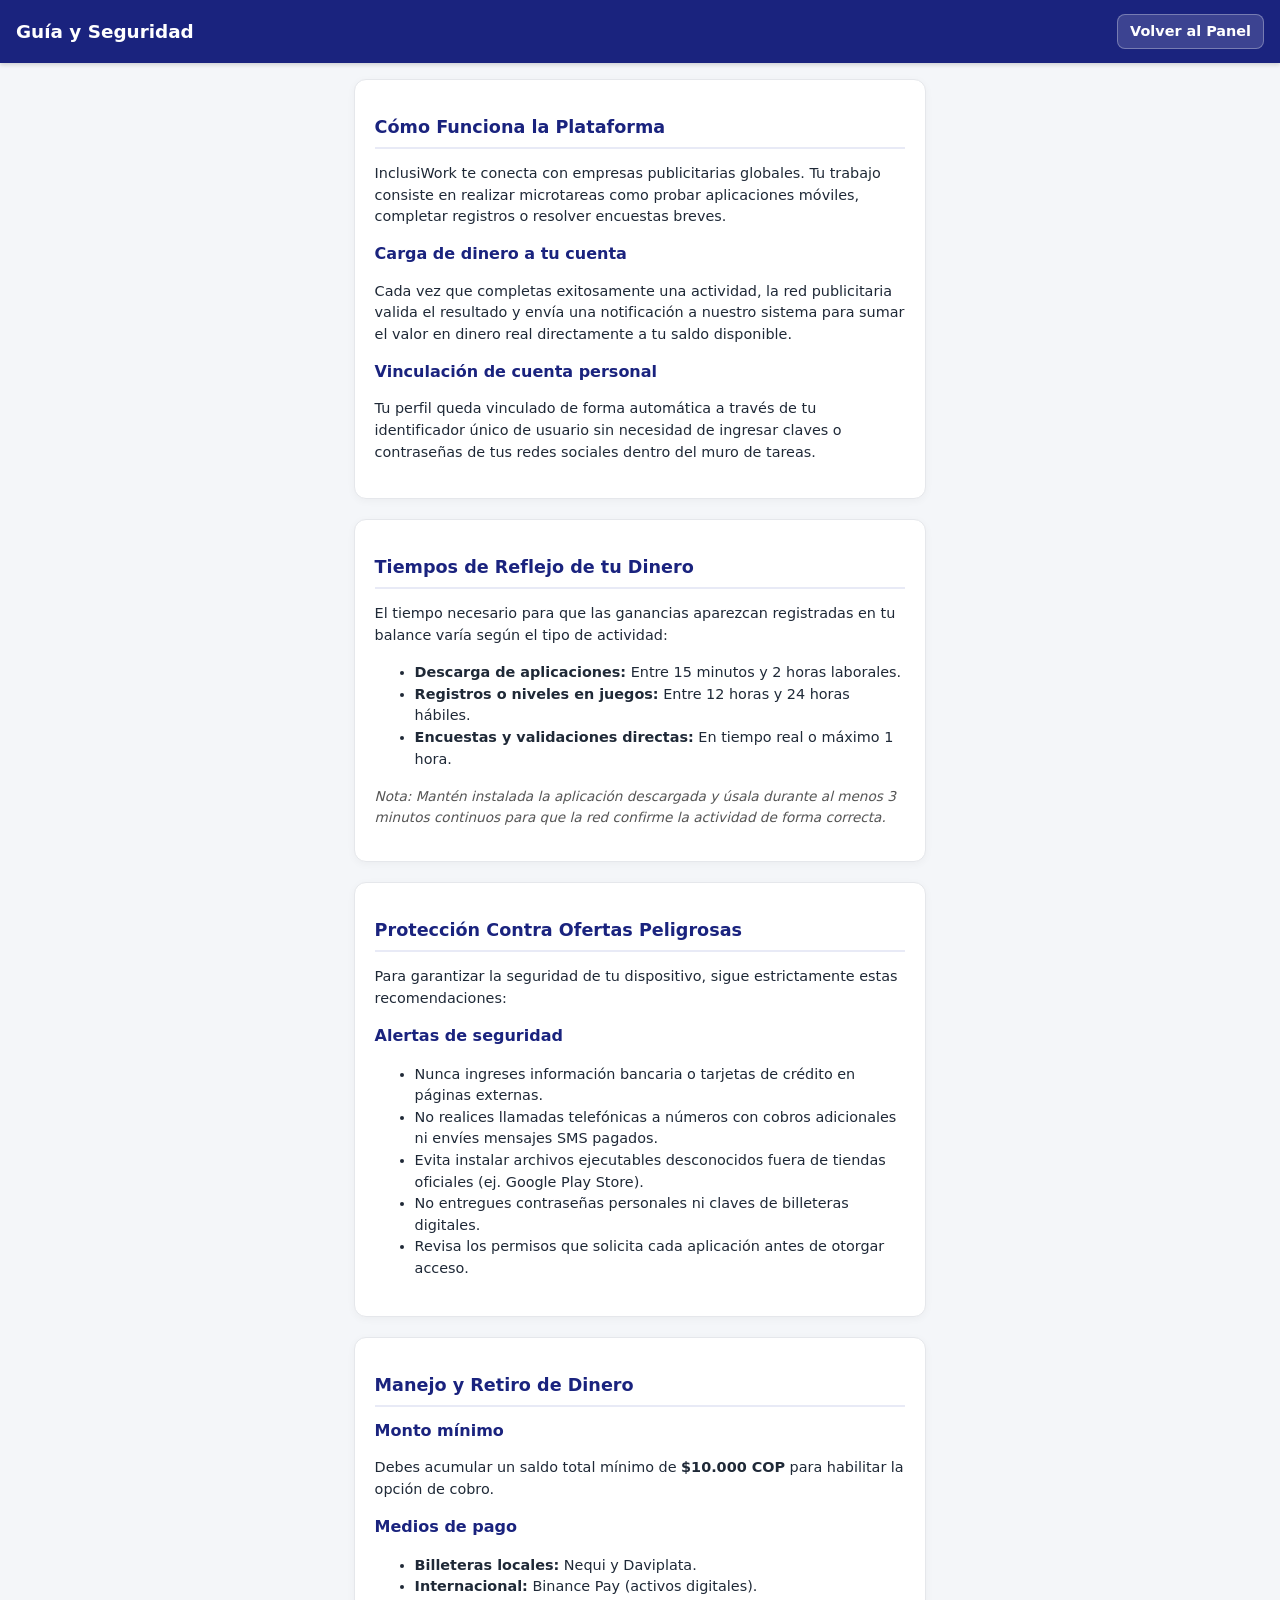
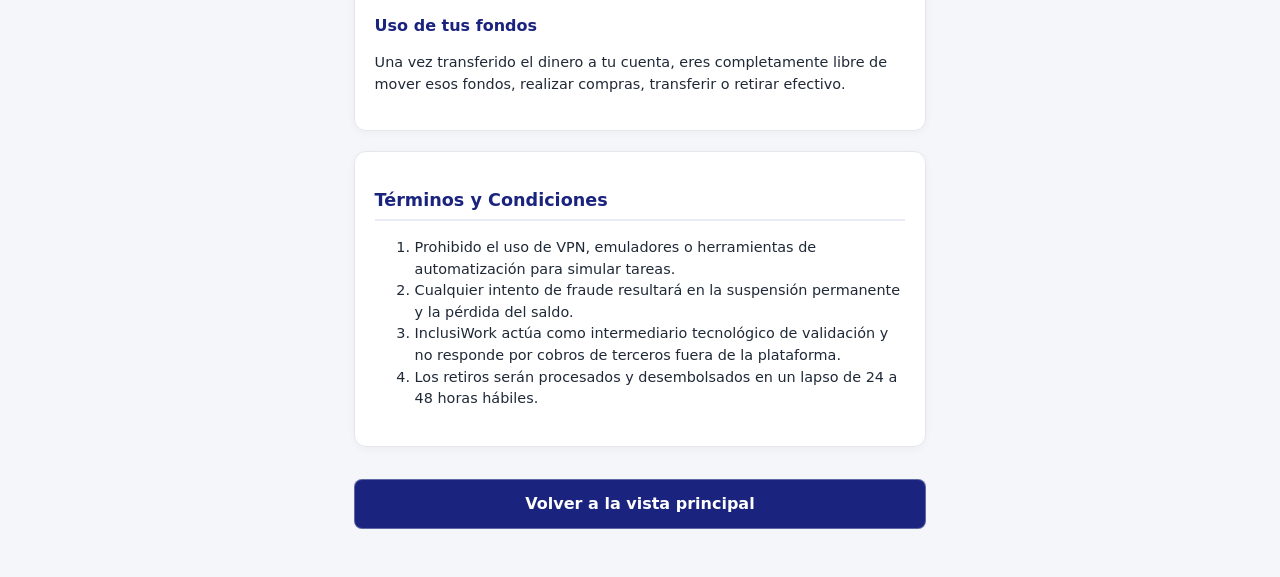
<file: ayuda.html>
<!doctype html>
<html lang="es">
    <head>
        <meta charset="UTF-8" />
        <meta name="viewport" content="width=device-width, initial-scale=1.0" />
        <meta name="theme-color" content="#1a237e" />
        <title>InclusiWork - Guía y Políticas</title>
        <link rel="stylesheet" href="css/styles.css?v=1.2" />
    </head>
    <body>
        <header class="encabezado">
            <h1>Guía y Seguridad</h1>
            <a href="index.html" class="boton-navegacion">Volver al Panel</a>
        </header>

        <main class="contenedor">
            <section class="tarjeta-seccion">
                <h2>Cómo Funciona la Plataforma</h2>
                <p
                    >InclusiWork te conecta con empresas publicitarias globales.
                    Tu trabajo consiste en realizar microtareas como probar
                    aplicaciones móviles, completar registros o resolver
                    encuestas breves.</p
                >

                <h3>Carga de dinero a tu cuenta</h3>
                <p
                    >Cada vez que completas exitosamente una actividad, la red
                    publicitaria valida el resultado y envía una notificación a
                    nuestro sistema para sumar el valor en dinero real
                    directamente a tu saldo disponible.</p
                >

                <h3>Vinculación de cuenta personal</h3>
                <p
                    >Tu perfil queda vinculado de forma automática a través de
                    tu identificador único de usuario sin necesidad de ingresar
                    claves o contraseñas de tus redes sociales dentro del muro
                    de tareas.</p
                >
            </section>

            <section class="tarjeta-seccion">
                <h2>Tiempos de Reflejo de tu Dinero</h2>
                <p
                    >El tiempo necesario para que las ganancias aparezcan
                    registradas en tu balance varía según el tipo de
                    actividad:</p
                >
                <ul>
                    <li
                        ><strong>Descarga de aplicaciones:</strong> Entre 15
                        minutos y 2 horas laborales.</li
                    >
                    <li
                        ><strong>Registros o niveles en juegos:</strong> Entre
                        12 horas y 24 horas hábiles.</li
                    >
                    <li
                        ><strong>Encuestas y validaciones directas:</strong> En
                        tiempo real o máximo 1 hora.</li
                    >
                </ul>
                <p style="margin-top: 10px; font-size: 0.85rem; color: #555"
                    ><em
                        >Nota: Mantén instalada la aplicación descargada y úsala
                        durante al menos 3 minutos continuos para que la red
                        confirme la actividad de forma correcta.</em
                    ></p
                >
            </section>

            <section class="tarjeta-seccion tarjeta-alerta">
                <h2>Protección Contra Ofertas Peligrosas</h2>
                <p class="destacado"
                    >Para garantizar la seguridad de tu dispositivo, sigue
                    estrictamente estas recomendaciones:</p
                >

                <h3>Alertas de seguridad</h3>
                <ul>
                    <li
                        >Nunca ingreses información bancaria o tarjetas de
                        crédito en páginas externas.</li
                    >
                    <li
                        >No realices llamadas telefónicas a números con cobros
                        adicionales ni envíes mensajes SMS pagados.</li
                    >
                    <li
                        >Evita instalar archivos ejecutables desconocidos fuera
                        de tiendas oficiales (ej. Google Play Store).</li
                    >
                    <li
                        >No entregues contraseñas personales ni claves de
                        billeteras digitales.</li
                    >
                    <li
                        >Revisa los permisos que solicita cada aplicación antes
                        de otorgar acceso.</li
                    >
                </ul>
            </section>

            <section class="tarjeta-seccion">
                <h2>Manejo y Retiro de Dinero</h2>

                <h3>Monto mínimo</h3>
                <p
                    >Debes acumular un saldo total mínimo de
                    <strong>$10.000 COP</strong> para habilitar la opción de
                    cobro.</p
                >

                <h3>Medios de pago</h3>
                <ul>
                    <li
                        ><strong>Billeteras locales:</strong> Nequi y
                        Daviplata.</li
                    >
                    <li
                        ><strong>Internacional:</strong> Binance Pay (activos
                        digitales).</li
                    >
                </ul>

                <h3>Uso de tus fondos</h3>
                <p
                    >Una vez transferido el dinero a tu cuenta, eres
                    completamente libre de mover esos fondos, realizar compras,
                    transferir o retirar efectivo.</p
                >
            </section>

            <section class="tarjeta-seccion">
                <h2>Términos y Condiciones</h2>
                <ol>
                    <li
                        >Prohibido el uso de VPN, emuladores o herramientas de
                        automatización para simular tareas.</li
                    >
                    <li
                        >Cualquier intento de fraude resultará en la suspensión
                        permanente y la pérdida del saldo.</li
                    >
                    <li
                        >InclusiWork actúa como intermediario tecnológico de
                        validación y no responde por cobros de terceros fuera de
                        la plataforma.</li
                    >
                    <li
                        >Los retiros serán procesados y desembolsados en un
                        lapso de 24 a 48 horas hábiles.</li
                    >
                </ol>
            </section>

            <div style="text-align: center; margin: 2rem 0">
                <a
                    href="index.html"
                    class="boton-navegacion"
                    style="
                        background-color: var(--primary);
                        padding: 12px 24px;
                        width: 100%;
                        box-sizing: border-box;
                        font-size: 1rem;
                    "
                >
                    Volver a la vista principal
                </a>
            </div>
        </main>
    </body>
</html>
</file>
<file: css/styles.css>
:root {
    --primary: #1a237e;
    --primary-light: #283593;
    --accent: #2e7d32;
    --bg-color: #f4f6f9;
    --card-bg: #ffffff;
    --text-dark: #1f2937;
    --subtext-color: #555555;
    --border-color: #e5e7eb;
    --radius: 12px;
}

/* Control general de viewport y resets anti-desbordamiento */
html, body {
    width: 100%;
    max-width: 100%;
    overflow-x: hidden;
    margin: 0;
    padding: 0;
    box-sizing: border-box;
}

*, *:before, *:after {
    box-sizing: inherit;
}

body {
    background-color: var(--bg-color);
    color: var(--text-dark);
    font-size: 16px;
    line-height: 1.5;
    font-family:
        system-ui,
        -apple-system,
        BlinkMacSystemFont,
        "Segoe UI",
        Roboto,
        sans-serif;
}

/* Header / Navbar */
.navbar,
.encabezado {
    background-color: var(--primary);
    color: #ffffff;
    padding: 0.85rem 1rem;
    display: flex;
    justify-content: space-between;
    align-items: center;
    gap: 10px;
    box-shadow: 0 2px 4px rgba(0, 0, 0, 0.15);
}

.logo-area h1,
.encabezado h1 {
    font-size: 1.15rem;
    font-weight: 700;
    color: #ffffff;
    margin: 0;
}

.role-badge {
    font-size: 0.75rem;
    background: rgba(255, 255, 255, 0.2);
    color: #ffffff;
    padding: 2px 8px;
    border-radius: 12px;
    margin-left: 4px;
    font-weight: normal;
}

.actions-area {
    display: flex;
    gap: 8px;
}

.icon-btn,
.boton-navegacion {
    background: rgba(255, 255, 255, 0.15);
    border: 1px solid rgba(255, 255, 255, 0.3);
    color: #ffffff;
    font-size: 0.9rem;
    padding: 6px 12px;
    border-radius: 8px;
    cursor: pointer;
    text-decoration: none;
    font-weight: 600;
    display: inline-flex;
    align-items: center;
    justify-content: center;
}

/* Layout Principal */
.container,
.contenedor {
    max-width: 600px;
    width: 100%;
    margin: 0 auto;
    padding: 1rem 0.85rem;
}

/* Wallets / Tarjetas de Saldo */
.wallet-container {
    display: flex;
    flex-direction: column;
    gap: 12px;
    margin-bottom: 1.25rem;
}

.wallet-card {
    padding: 1.25rem;
    border-radius: var(--radius);
    display: flex;
    justify-content: space-between;
    align-items: center;
    box-shadow: 0 4px 12px rgba(0, 0, 0, 0.08);
}

/* Billetera Real (Azul Oscuro) */
.wallet-real {
    background: #1a237e;
    color: #ffffff !important;
}

.wallet-real .wallet-label {
    color: rgba(255, 255, 255, 0.85) !important;
    font-size: 0.85rem;
}

.wallet-real h2 {
    color: #ffffff !important;
    font-size: 1.75rem;
    font-weight: 800;
    margin: 4px 0;
    border: none;
    padding: 0;
}

.wallet-real #trm-indicator {
    color: rgba(255, 255, 255, 0.9) !important;
    font-size: 0.8rem;
    border-top: 1px solid rgba(255, 255, 255, 0.2);
    padding-top: 4px;
    margin-top: 4px;
    display: inline-block;
}

/* Billetera Práctica (Gris Oscuro) */
.wallet-practice {
    background: #37474f;
    color: #ffffff !important;
}

.wallet-practice .wallet-label {
    color: rgba(255, 255, 255, 0.85) !important;
    font-size: 0.85rem;
}

.wallet-practice h2 {
    color: #4fc3f7 !important;
    font-size: 1.75rem;
    font-weight: 800;
    margin: 4px 0;
    border: none;
    padding: 0;
}

.wallet-practice small {
    color: rgba(255, 255, 255, 0.85) !important;
    font-size: 0.8rem;
    border-top: 1px solid rgba(255, 255, 255, 0.2);
    padding-top: 4px;
    margin-top: 4px;
    display: inline-block;
}

/* Badges */
.badge-type {
    font-size: 0.7rem;
    font-weight: 800;
    padding: 3px 8px;
    border-radius: 6px;
    display: inline-block;
    margin-bottom: 6px;
    letter-spacing: 0.5px;
}

.badge-real {
    background: #2e7d32;
    color: #ffffff;
}
.badge-demo {
    background: #ff9800;
    color: #000000;
}

.btn-withdraw {
    background-color: #2e7d32;
    color: #ffffff;
    border: none;
    padding: 10px 16px;
    border-radius: 8px;
    font-weight: 700;
    font-size: 0.9rem;
    cursor: pointer;
    box-shadow: 0 2px 6px rgba(0, 0, 0, 0.3);
}

/* Tarjetas Generales y Secciones */
.workspace-card,
.tarjeta-seccion {
    background: var(--card-bg);
    padding: 1.25rem;
    border-radius: var(--radius);
    border: 1px solid var(--border-color);
    margin-bottom: 1.25rem;
    box-shadow: 0 2px 8px rgba(0, 0, 0, 0.04);
}

.workspace-card h2,
.workspace-card h3,
.tarjeta-seccion h2,
.tarjeta-seccion h3 {
    color: var(--primary);
}

.workspace-card h2,
.tarjeta-seccion h2 {
    font-size: 1.1rem;
    font-weight: 700;
    margin-bottom: 0.75rem;
    border-bottom: 2px solid #e8eaf6;
    padding-bottom: 6px;
}

.workspace-card h3,
.tarjeta-seccion h3 {
    font-size: 1rem;
    margin-top: 0.5rem;
    margin-bottom: 0.5rem;
}

p,
li {
    font-size: 0.9rem;
    color: var(--text-dark);
    line-height: 1.5;
}

/* Contenedor principal de ofertas responsive */
#ogads-offerwall-container {
    width: 100%;
    max-width: 100%;
    margin: 0 auto;
    box-sizing: border-box;
}

/* Estilo botón Reglas & Pagos */
.btn-rules-link {
    background-color: #e8eaf6;
    color: #1a237e;
    border: 1px solid #c5cae9;
    padding: 6px 12px;
    border-radius: 8px;
    font-size: 0.85rem;
    font-weight: 700;
    text-decoration: none;
    display: inline-flex;
    align-items: center;
    gap: 4px;
}

/* Canales de Práctica */
.channels-grid {
    display: flex;
    flex-direction: column;
    gap: 10px;
    margin-top: 0.75rem;
}

.channel-card {
    display: flex;
    align-items: center;
    gap: 12px;
    padding: 12px;
    background: var(--card-bg);
    border: 1.5px solid var(--border-color);
    border-radius: var(--radius);
    text-align: left;
    cursor: pointer;
}

.channel-card.active {
    border-color: var(--primary);
    background-color: #e8eaf6;
}

.chan-icon {
    font-size: 1.6rem;
}
.chan-text strong {
    display: block;
    font-size: 0.9rem;
    color: var(--primary);
}
.chan-text small {
    color: var(--subtext-color);
    font-size: 0.8rem;
}

/* Modal */
.modal {
    position: fixed;
    top: 0;
    left: 0;
    width: 100%;
    height: 100%;
    background: rgba(0, 0, 0, 0.6);
    display: flex;
    justify-content: center;
    align-items: center;
    z-index: 1000;
    padding: 1rem;
}

.modal.hidden {
    display: none;
}

.modal-content {
    background: #ffffff;
    padding: 1.5rem;
    border-radius: var(--radius);
    width: 100%;
    max-width: 380px;
    text-align: center;
}

.pay-methods-grid {
    display: flex;
    flex-direction: column;
    gap: 10px;
    margin: 1.25rem 0;
}

.pay-btn {
    padding: 12px;
    border: 1px solid var(--border-color);
    background: #f8f9fa;
    border-radius: 8px;
    font-size: 0.95rem;
    font-weight: 600;
    cursor: pointer;
}

.btn-close {
    background: #ef4444;
    color: white;
    border: none;
    padding: 10px 20px;
    border-radius: 6px;
    cursor: pointer;
    font-weight: 600;
}
</file>
